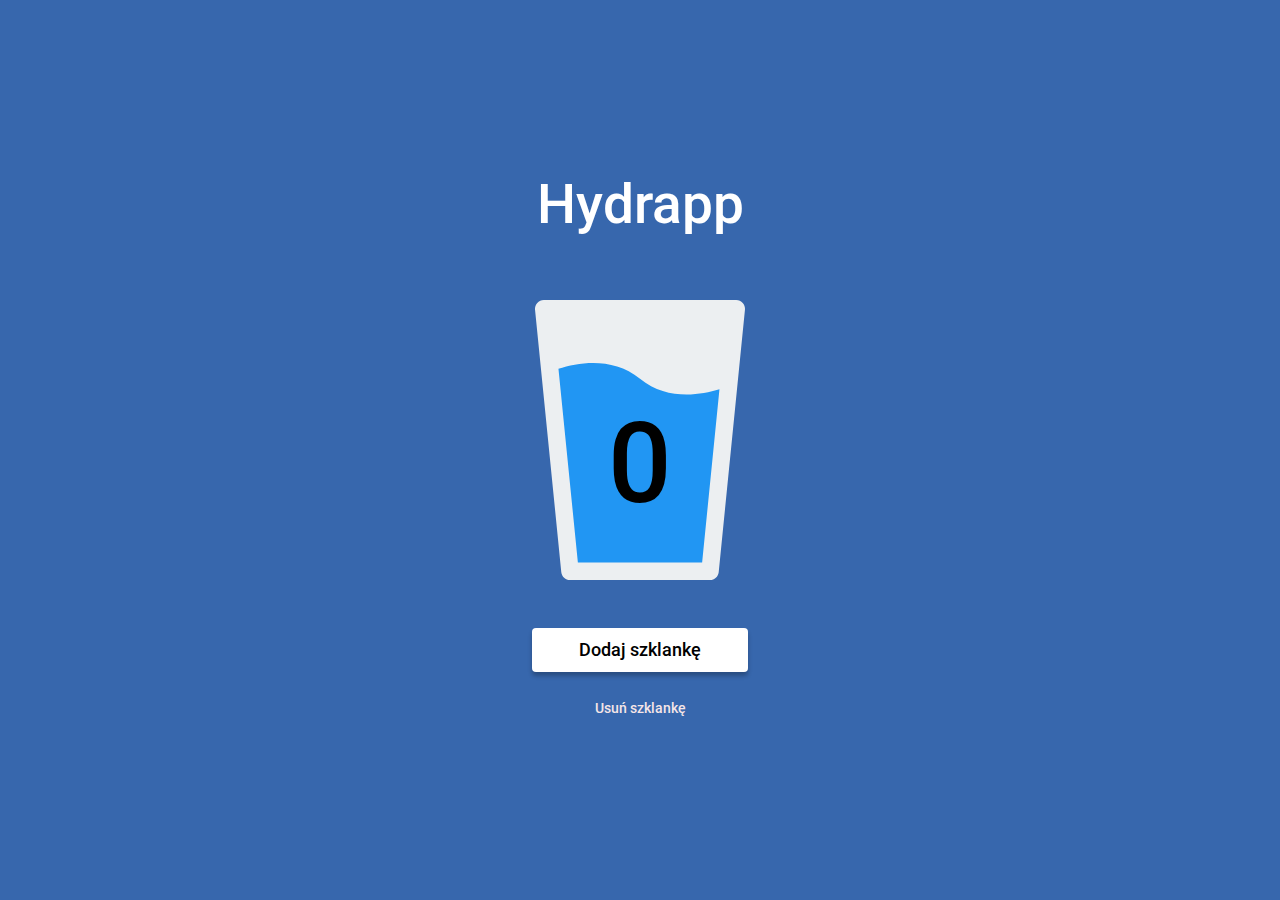
<file: index.html>
<!doctype html><html lang="pl"><head><meta charset="UTF-8"><meta name="viewport" content="width=device-width,initial-scale=1"><title>Hydrapp</title><meta name="description" content="Aplikacja licząca ilość szklanek wypitej wody"><meta property="og:title" content="Hydrapp"><meta property="og:description" content="Aplikacja licząca ilość szklanek wypitej wody"><meta property="og:url" content="https://github.com/itzygzak/hydrapp"><meta property="og:image" content="https://github.com/itzygzak/hydrapp/public/og.png"><link rel="manifest" href="manifest.json"><link rel="apple-touch-icon" href="pwa/apple-icon-180.png"><meta name="apple-mobile-web-app-capable" content="yes"><link rel="apple-touch-startup-image" href="pwa/apple-splash-2048-2732.png" media="(device-width: 1024px) and (device-height: 1366px) and (-webkit-device-pixel-ratio: 2) and (orientation: portrait)"><link rel="apple-touch-startup-image" href="pwa/apple-splash-2732-2048.png" media="(device-width: 1024px) and (device-height: 1366px) and (-webkit-device-pixel-ratio: 2) and (orientation: landscape)"><link rel="apple-touch-startup-image" href="pwa/apple-splash-1668-2388.png" media="(device-width: 834px) and (device-height: 1194px) and (-webkit-device-pixel-ratio: 2) and (orientation: portrait)"><link rel="apple-touch-startup-image" href="pwa/apple-splash-2388-1668.png" media="(device-width: 834px) and (device-height: 1194px) and (-webkit-device-pixel-ratio: 2) and (orientation: landscape)"><link rel="apple-touch-startup-image" href="pwa/apple-splash-1536-2048.png" media="(device-width: 768px) and (device-height: 1024px) and (-webkit-device-pixel-ratio: 2) and (orientation: portrait)"><link rel="apple-touch-startup-image" href="pwa/apple-splash-2048-1536.png" media="(device-width: 768px) and (device-height: 1024px) and (-webkit-device-pixel-ratio: 2) and (orientation: landscape)"><link rel="apple-touch-startup-image" href="pwa/apple-splash-1668-2224.png" media="(device-width: 834px) and (device-height: 1112px) and (-webkit-device-pixel-ratio: 2) and (orientation: portrait)"><link rel="apple-touch-startup-image" href="pwa/apple-splash-2224-1668.png" media="(device-width: 834px) and (device-height: 1112px) and (-webkit-device-pixel-ratio: 2) and (orientation: landscape)"><link rel="apple-touch-startup-image" href="pwa/apple-splash-1620-2160.png" media="(device-width: 810px) and (device-height: 1080px) and (-webkit-device-pixel-ratio: 2) and (orientation: portrait)"><link rel="apple-touch-startup-image" href="pwa/apple-splash-2160-1620.png" media="(device-width: 810px) and (device-height: 1080px) and (-webkit-device-pixel-ratio: 2) and (orientation: landscape)"><link rel="apple-touch-startup-image" href="pwa/apple-splash-1284-2778.png" media="(device-width: 428px) and (device-height: 926px) and (-webkit-device-pixel-ratio: 3) and (orientation: portrait)"><link rel="apple-touch-startup-image" href="pwa/apple-splash-2778-1284.png" media="(device-width: 428px) and (device-height: 926px) and (-webkit-device-pixel-ratio: 3) and (orientation: landscape)"><link rel="apple-touch-startup-image" href="pwa/apple-splash-1170-2532.png" media="(device-width: 390px) and (device-height: 844px) and (-webkit-device-pixel-ratio: 3) and (orientation: portrait)"><link rel="apple-touch-startup-image" href="pwa/apple-splash-2532-1170.png" media="(device-width: 390px) and (device-height: 844px) and (-webkit-device-pixel-ratio: 3) and (orientation: landscape)"><link rel="apple-touch-startup-image" href="pwa/apple-splash-1125-2436.png" media="(device-width: 375px) and (device-height: 812px) and (-webkit-device-pixel-ratio: 3) and (orientation: portrait)"><link rel="apple-touch-startup-image" href="pwa/apple-splash-2436-1125.png" media="(device-width: 375px) and (device-height: 812px) and (-webkit-device-pixel-ratio: 3) and (orientation: landscape)"><link rel="apple-touch-startup-image" href="pwa/apple-splash-1242-2688.png" media="(device-width: 414px) and (device-height: 896px) and (-webkit-device-pixel-ratio: 3) and (orientation: portrait)"><link rel="apple-touch-startup-image" href="pwa/apple-splash-2688-1242.png" media="(device-width: 414px) and (device-height: 896px) and (-webkit-device-pixel-ratio: 3) and (orientation: landscape)"><link rel="apple-touch-startup-image" href="pwa/apple-splash-828-1792.png" media="(device-width: 414px) and (device-height: 896px) and (-webkit-device-pixel-ratio: 2) and (orientation: portrait)"><link rel="apple-touch-startup-image" href="pwa/apple-splash-1792-828.png" media="(device-width: 414px) and (device-height: 896px) and (-webkit-device-pixel-ratio: 2) and (orientation: landscape)"><link rel="apple-touch-startup-image" href="pwa/apple-splash-1242-2208.png" media="(device-width: 414px) and (device-height: 736px) and (-webkit-device-pixel-ratio: 3) and (orientation: portrait)"><link rel="apple-touch-startup-image" href="pwa/apple-splash-2208-1242.png" media="(device-width: 414px) and (device-height: 736px) and (-webkit-device-pixel-ratio: 3) and (orientation: landscape)"><link rel="apple-touch-startup-image" href="pwa/apple-splash-750-1334.png" media="(device-width: 375px) and (device-height: 667px) and (-webkit-device-pixel-ratio: 2) and (orientation: portrait)"><link rel="apple-touch-startup-image" href="pwa/apple-splash-1334-750.png" media="(device-width: 375px) and (device-height: 667px) and (-webkit-device-pixel-ratio: 2) and (orientation: landscape)"><link rel="apple-touch-startup-image" href="pwa/apple-splash-640-1136.png" media="(device-width: 320px) and (device-height: 568px) and (-webkit-device-pixel-ratio: 2) and (orientation: portrait)"><link rel="apple-touch-startup-image" href="pwa/apple-splash-1136-640.png" media="(device-width: 320px) and (device-height: 568px) and (-webkit-device-pixel-ratio: 2) and (orientation: landscape)"><link href="index.deafade5.css" rel="stylesheet"></head><body><main class="app"><h1 class="app__title">Hydrapp</h1><div class="glass"><span class="glass__counter glass__counter--js">0</span></div><button class="button-add button-add--js">Dodaj szklankę</button> <button class="button-remove button-remove--js">Usuń szklankę</button></main><script src="index.deafade5.js"></script></body></html>
</file>
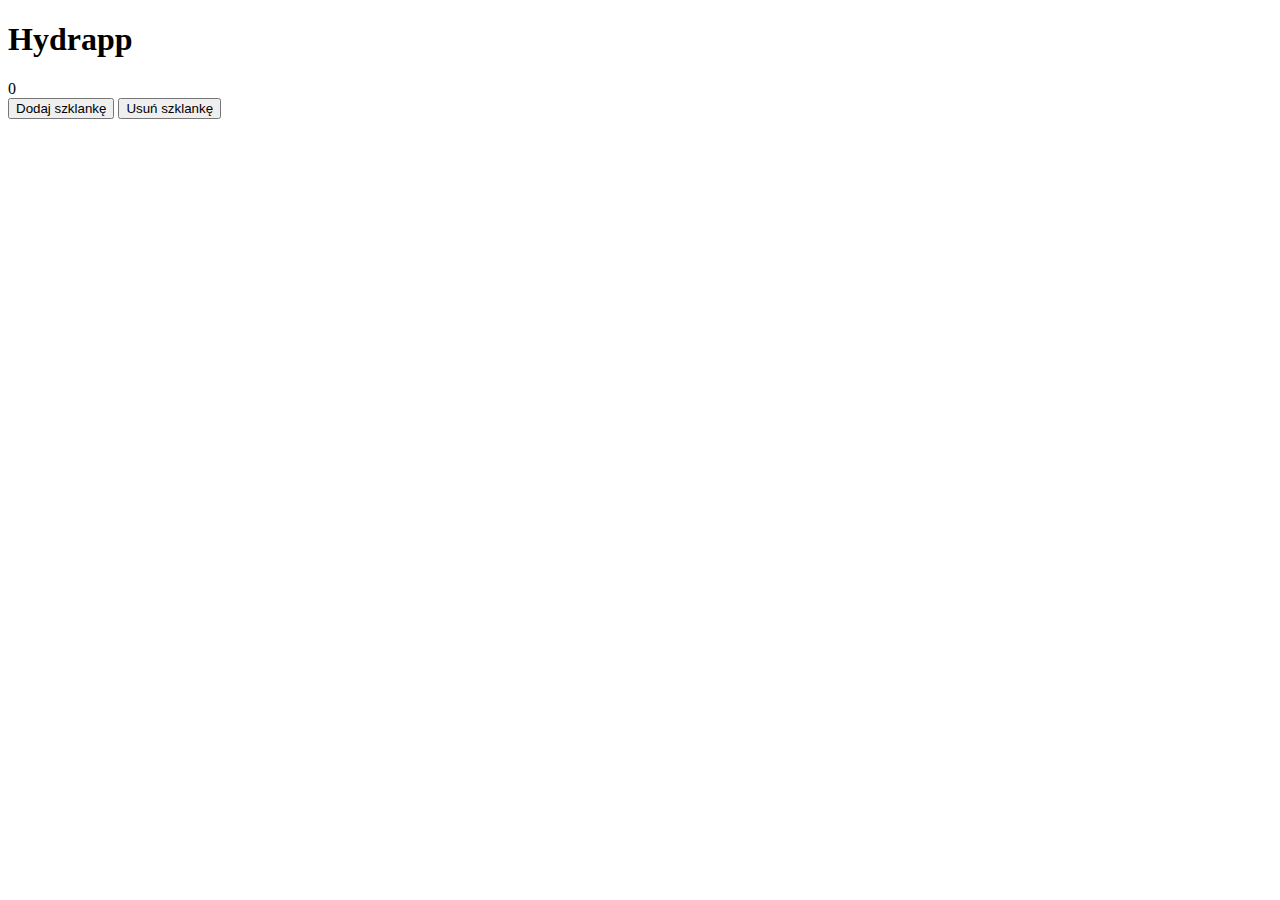
<file: src/pages/index.html>
<!DOCTYPE html><html lang="pl"><head>
    <meta charset="UTF-8">
    <meta name="viewport" content="width=device-width, initial-scale=1.0">
    <title>Hydrapp</title>
    <meta name="description" content="Aplikacja licząca ilość szklanek wypitej wody">
    <!-- Title -->
    <meta property="og:title" content="Hydrapp">
    <!-- OPTIONAL description. 2-4 sentences. -->
    <meta property="og:description" content="Aplikacja licząca ilość szklanek wypitej wody">
    <!-- full url with http(s) ie. https://maciejkorsan.github.io/my-repo/ -->
    <meta property="og:url" content="https://github.com/itzygzak/hydrapp">
    <!-- full url to the image with http(s) ie. https://maciejkorsan.github.io/my-repo/assets/img/fb.png. Facebook suggests at least 1200 x 630. -->
    <meta property="og:image" content="https://github.com/itzygzak/hydrapp/public/og.png">

    <!-- uncomment the line below to enable PWA  -->
    <link rel="manifest" href="manifest.json">
    
  






























<link rel="apple-touch-icon" href="pwa/apple-icon-180.png">

<meta name="apple-mobile-web-app-capable" content="yes">

<link rel="apple-touch-startup-image" href="pwa/apple-splash-2048-2732.png" media="(device-width: 1024px) and (device-height: 1366px) and (-webkit-device-pixel-ratio: 2) and (orientation: portrait)">
<link rel="apple-touch-startup-image" href="pwa/apple-splash-2732-2048.png" media="(device-width: 1024px) and (device-height: 1366px) and (-webkit-device-pixel-ratio: 2) and (orientation: landscape)">
<link rel="apple-touch-startup-image" href="pwa/apple-splash-1668-2388.png" media="(device-width: 834px) and (device-height: 1194px) and (-webkit-device-pixel-ratio: 2) and (orientation: portrait)">
<link rel="apple-touch-startup-image" href="pwa/apple-splash-2388-1668.png" media="(device-width: 834px) and (device-height: 1194px) and (-webkit-device-pixel-ratio: 2) and (orientation: landscape)">
<link rel="apple-touch-startup-image" href="pwa/apple-splash-1536-2048.png" media="(device-width: 768px) and (device-height: 1024px) and (-webkit-device-pixel-ratio: 2) and (orientation: portrait)">
<link rel="apple-touch-startup-image" href="pwa/apple-splash-2048-1536.png" media="(device-width: 768px) and (device-height: 1024px) and (-webkit-device-pixel-ratio: 2) and (orientation: landscape)">
<link rel="apple-touch-startup-image" href="pwa/apple-splash-1668-2224.png" media="(device-width: 834px) and (device-height: 1112px) and (-webkit-device-pixel-ratio: 2) and (orientation: portrait)">
<link rel="apple-touch-startup-image" href="pwa/apple-splash-2224-1668.png" media="(device-width: 834px) and (device-height: 1112px) and (-webkit-device-pixel-ratio: 2) and (orientation: landscape)">
<link rel="apple-touch-startup-image" href="pwa/apple-splash-1620-2160.png" media="(device-width: 810px) and (device-height: 1080px) and (-webkit-device-pixel-ratio: 2) and (orientation: portrait)">
<link rel="apple-touch-startup-image" href="pwa/apple-splash-2160-1620.png" media="(device-width: 810px) and (device-height: 1080px) and (-webkit-device-pixel-ratio: 2) and (orientation: landscape)">
<link rel="apple-touch-startup-image" href="pwa/apple-splash-1284-2778.png" media="(device-width: 428px) and (device-height: 926px) and (-webkit-device-pixel-ratio: 3) and (orientation: portrait)">
<link rel="apple-touch-startup-image" href="pwa/apple-splash-2778-1284.png" media="(device-width: 428px) and (device-height: 926px) and (-webkit-device-pixel-ratio: 3) and (orientation: landscape)">
<link rel="apple-touch-startup-image" href="pwa/apple-splash-1170-2532.png" media="(device-width: 390px) and (device-height: 844px) and (-webkit-device-pixel-ratio: 3) and (orientation: portrait)">
<link rel="apple-touch-startup-image" href="pwa/apple-splash-2532-1170.png" media="(device-width: 390px) and (device-height: 844px) and (-webkit-device-pixel-ratio: 3) and (orientation: landscape)">
<link rel="apple-touch-startup-image" href="pwa/apple-splash-1125-2436.png" media="(device-width: 375px) and (device-height: 812px) and (-webkit-device-pixel-ratio: 3) and (orientation: portrait)">
<link rel="apple-touch-startup-image" href="pwa/apple-splash-2436-1125.png" media="(device-width: 375px) and (device-height: 812px) and (-webkit-device-pixel-ratio: 3) and (orientation: landscape)">
<link rel="apple-touch-startup-image" href="pwa/apple-splash-1242-2688.png" media="(device-width: 414px) and (device-height: 896px) and (-webkit-device-pixel-ratio: 3) and (orientation: portrait)">
<link rel="apple-touch-startup-image" href="pwa/apple-splash-2688-1242.png" media="(device-width: 414px) and (device-height: 896px) and (-webkit-device-pixel-ratio: 3) and (orientation: landscape)">
<link rel="apple-touch-startup-image" href="pwa/apple-splash-828-1792.png" media="(device-width: 414px) and (device-height: 896px) and (-webkit-device-pixel-ratio: 2) and (orientation: portrait)">
<link rel="apple-touch-startup-image" href="pwa/apple-splash-1792-828.png" media="(device-width: 414px) and (device-height: 896px) and (-webkit-device-pixel-ratio: 2) and (orientation: landscape)">
<link rel="apple-touch-startup-image" href="pwa/apple-splash-1242-2208.png" media="(device-width: 414px) and (device-height: 736px) and (-webkit-device-pixel-ratio: 3) and (orientation: portrait)">
<link rel="apple-touch-startup-image" href="pwa/apple-splash-2208-1242.png" media="(device-width: 414px) and (device-height: 736px) and (-webkit-device-pixel-ratio: 3) and (orientation: landscape)">
<link rel="apple-touch-startup-image" href="pwa/apple-splash-750-1334.png" media="(device-width: 375px) and (device-height: 667px) and (-webkit-device-pixel-ratio: 2) and (orientation: portrait)">
<link rel="apple-touch-startup-image" href="pwa/apple-splash-1334-750.png" media="(device-width: 375px) and (device-height: 667px) and (-webkit-device-pixel-ratio: 2) and (orientation: landscape)">
<link rel="apple-touch-startup-image" href="pwa/apple-splash-640-1136.png" media="(device-width: 320px) and (device-height: 568px) and (-webkit-device-pixel-ratio: 2) and (orientation: portrait)">
<link rel="apple-touch-startup-image" href="pwa/apple-splash-1136-640.png" media="(device-width: 320px) and (device-height: 568px) and (-webkit-device-pixel-ratio: 2) and (orientation: landscape)">

</head>
  <body>
    <main class="app">
      <h1 class="app__title">Hydrapp</h1>
      <div class="glass">
        <span class="glass__counter glass__counter--js">0</span>
      </div>
      <button class="button-add button-add--js">Dodaj szklankę</button>
      <button class="button-remove button-remove--js">Usuń szklankę</button>
    </main>
  

</body></html>
</file>
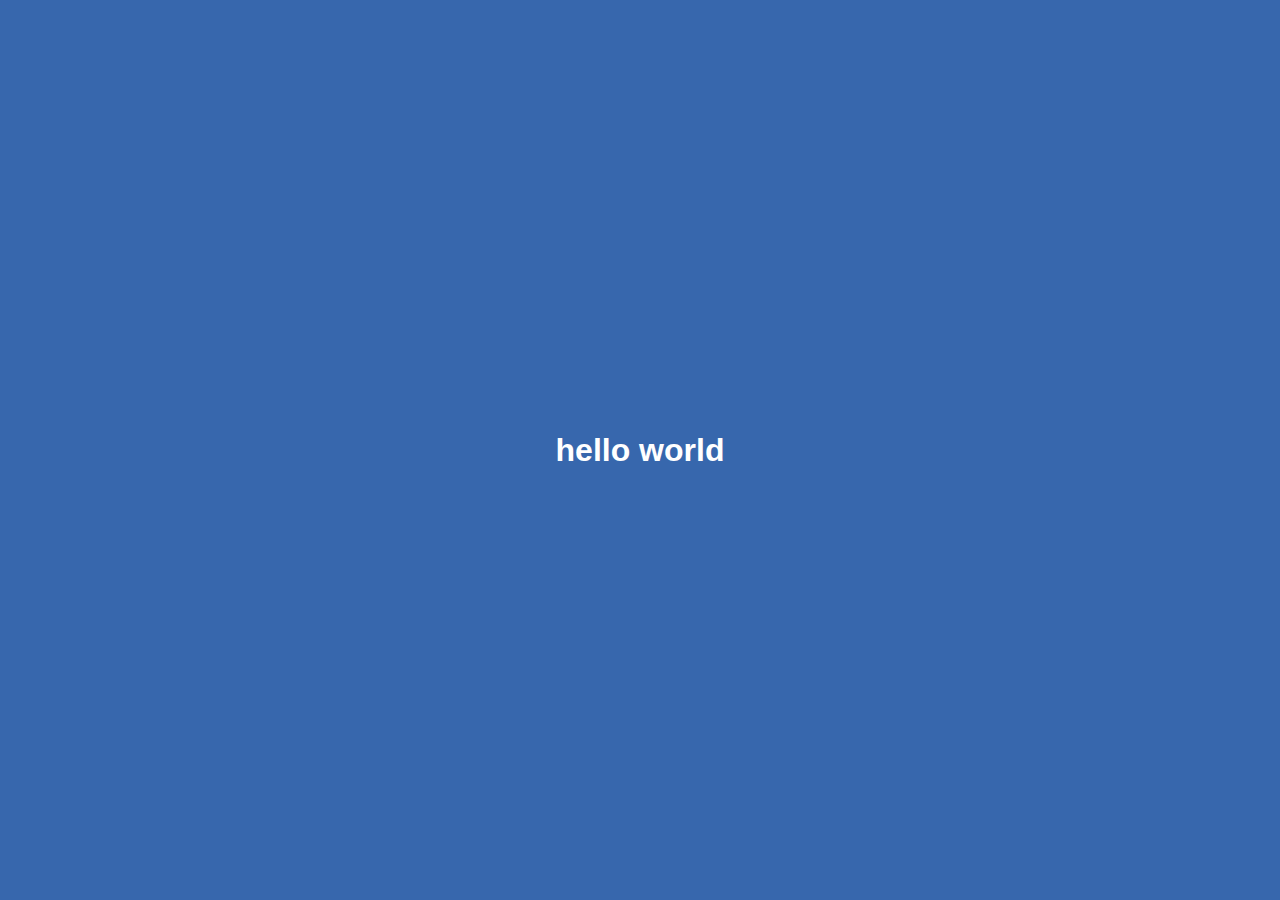
<file: another.html>
<!doctype html><html lang="en"><head><meta charset="UTF-8"><meta name="viewport" content="width=device-width,initial-scale=1"><title>WTF Webpack starterkit</title><link href="index.deafade5.css" rel="stylesheet"></head><body><div class="hello"></div><h1>hello world</h1><script src="index.deafade5.js"></script><script src="another.deafade5.js"></script></body></html>
</file>
<file: index.deafade5.css>
@import url(https://fonts.googleapis.com/css2?family=Roboto&display=swap);
/*! normalize.css v8.0.1 | MIT License | github.com/necolas/normalize.css */html{line-height:1.15;-webkit-text-size-adjust:100%}body{margin:0}main{display:block}h1{font-size:2em;margin:.67em 0}hr{box-sizing:content-box;height:0;overflow:visible}pre{font-family:monospace,monospace;font-size:1em}a{background-color:transparent}abbr[title]{border-bottom:none;text-decoration:underline;text-decoration:underline dotted}b,strong{font-weight:bolder}code,kbd,samp{font-family:monospace,monospace;font-size:1em}small{font-size:80%}sub,sup{font-size:75%;line-height:0;position:relative;vertical-align:baseline}sub{bottom:-.25em}sup{top:-.5em}img{border-style:none}button,input,optgroup,select,textarea{font-family:inherit;font-size:100%;line-height:1.15;margin:0}button,input{overflow:visible}button,select{text-transform:none}[type=button],[type=reset],[type=submit],button{-webkit-appearance:button}[type=button]::-moz-focus-inner,[type=reset]::-moz-focus-inner,[type=submit]::-moz-focus-inner,button::-moz-focus-inner{border-style:none;padding:0}[type=button]:-moz-focusring,[type=reset]:-moz-focusring,[type=submit]:-moz-focusring,button:-moz-focusring{outline:1px dotted ButtonText}fieldset{padding:.35em .75em .625em}legend{box-sizing:border-box;color:inherit;display:table;max-width:100%;padding:0;white-space:normal}progress{vertical-align:baseline}textarea{overflow:auto}[type=checkbox],[type=radio]{box-sizing:border-box;padding:0}[type=number]::-webkit-inner-spin-button,[type=number]::-webkit-outer-spin-button{height:auto}[type=search]{-webkit-appearance:textfield;outline-offset:-2px}[type=search]::-webkit-search-decoration{-webkit-appearance:none}::-webkit-file-upload-button{-webkit-appearance:button;font:inherit}details{display:block}summary{display:list-item}[hidden],template{display:none}.app__title{font-style:normal;font-weight:500;font-size:55px;line-height:64px;margin:0 0 64px;text-align:center}.glass{width:280px;height:280px;background:url(img/water-glass.df5415bb.svg);background-size:contain;display:flex;align-items:center;justify-content:center;margin-bottom:48px}.glass__counter{font-weight:500;font-size:112px;color:#000;margin-top:50px}.button-add{margin:0 auto 16px;font-size:18px;border:none;background:#fff;box-shadow:0 4px 4px rgba(0,0,0,.25);border-radius:4px}.button-add,.button-remove{display:block;width:216px;box-sizing:border-box;padding:12px;font-family:Roboto;font-style:normal;font-weight:500}.button-remove{margin:0 auto;border:none;background:none;color:#f5e5e7;font-size:14px}body{background:#3767ad;color:#fff;display:flex;align-items:center;justify-content:center;min-height:100vh;font-family:Roboto,sans-serif}
</file>
